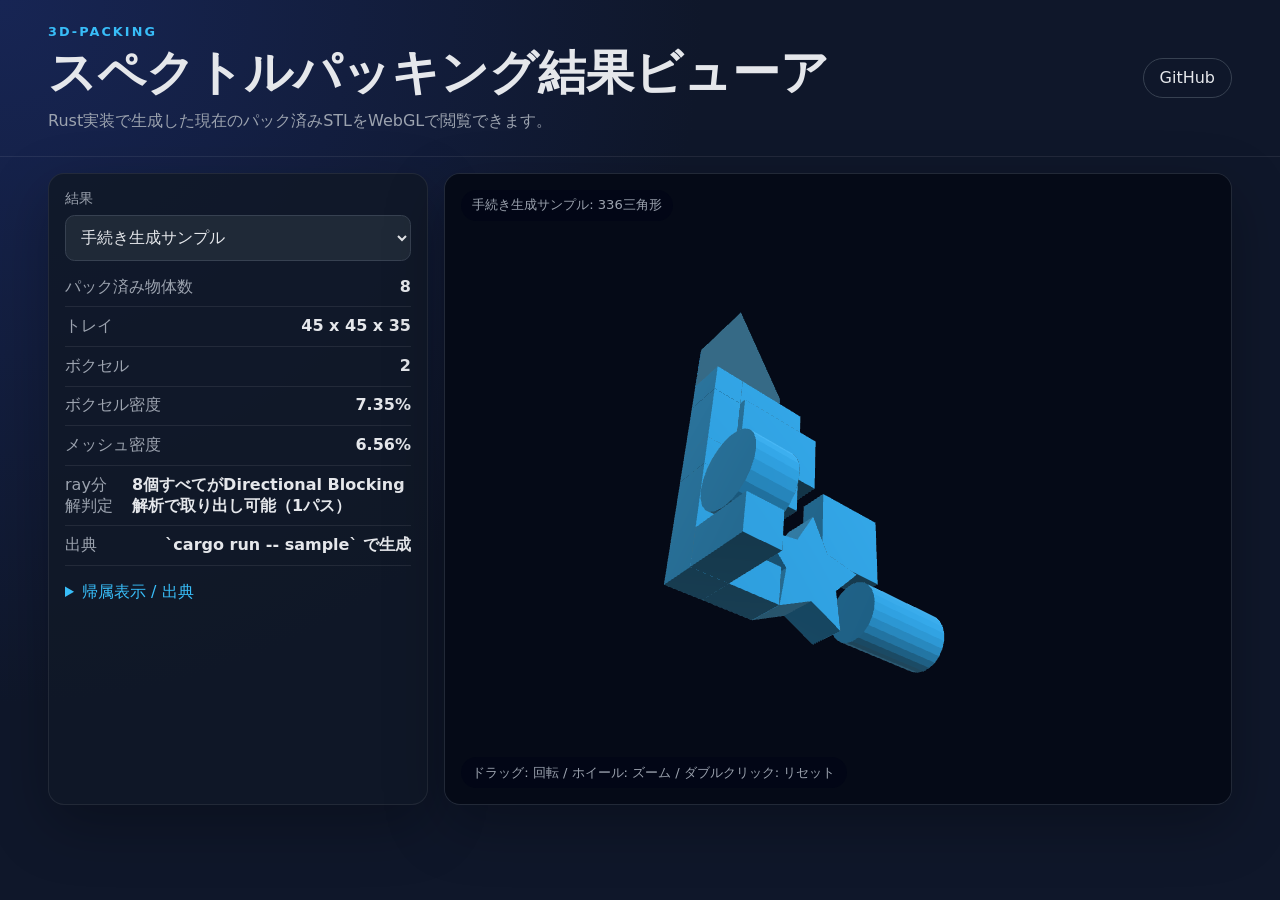
<file: index.html>
<!doctype html>
<html lang="ja">
  <head>
    <meta charset="utf-8">
    <meta name="viewport" content="width=device-width, initial-scale=1">
    <title>スペクトル3Dパッキング結果ビューア</title>
    <link rel="stylesheet" href="styles.css">
  </head>
  <body>
    <header>
      <div>
        <p class="eyebrow">3d-packing</p>
        <h1>スペクトルパッキング結果ビューア</h1>
        <p>
          Rust実装で生成した現在のパック済みSTLをWebGLで閲覧できます。
        </p>
      </div>
      <a class="repo-link" href="https://github.com/tanashou1/3d-packing">GitHub</a>
    </header>

    <main>
      <section class="panel controls">
        <label for="result-select">結果</label>
        <select id="result-select"></select>
        <div id="stats" class="stats"></div>
        <details>
          <summary>帰属表示 / 出典</summary>
          <pre id="attribution">結果を選択すると帰属表示を読み込みます。</pre>
        </details>
      </section>

      <section class="viewer-wrap">
        <canvas id="viewer"></canvas>
        <div id="status" class="status">読み込み中...</div>
        <div class="help">ドラッグ: 回転 / ホイール: ズーム / ダブルクリック: リセット</div>
      </section>
    </main>

    <script src="app.js"></script>
  </body>
</html>
</file>
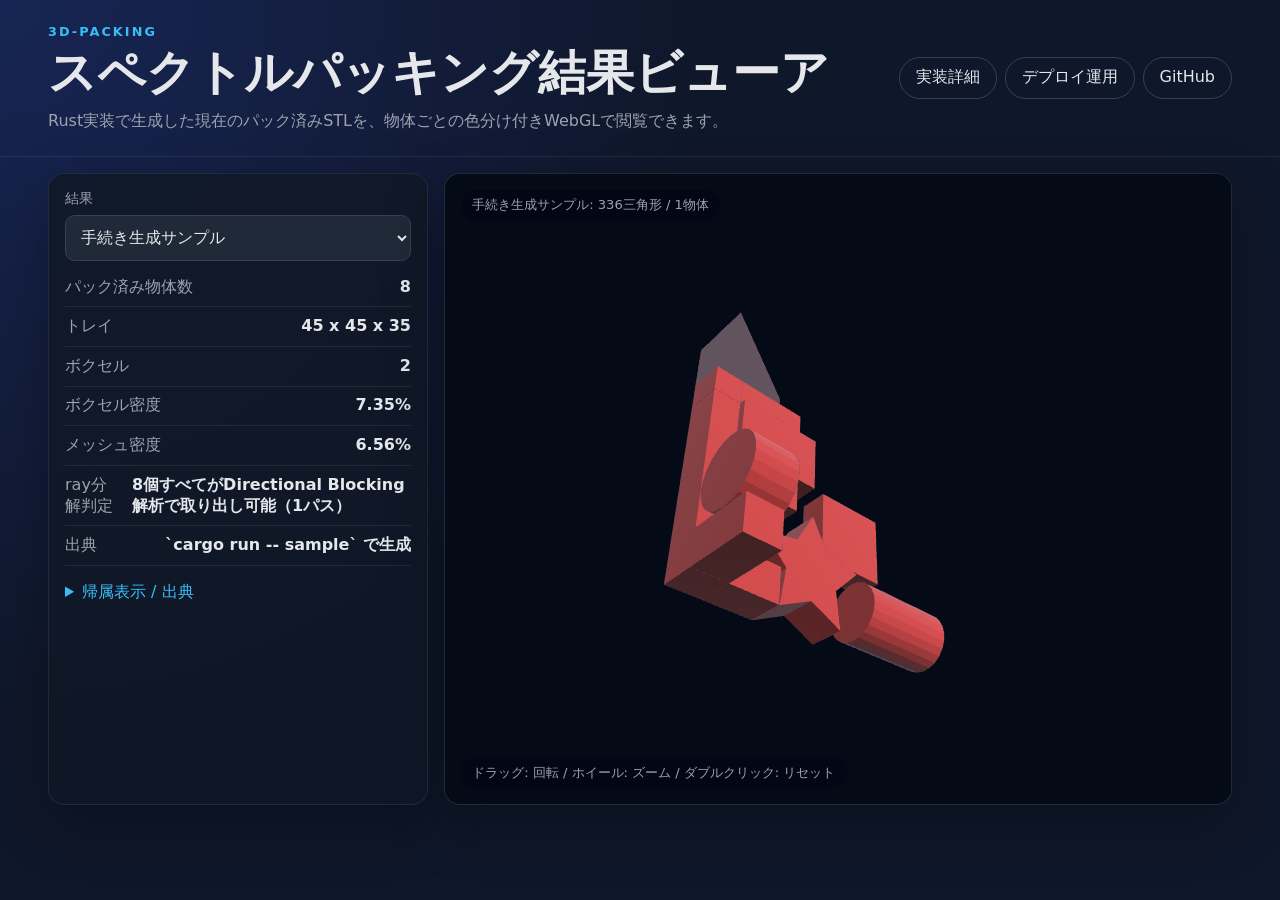
<file: docs/index.html>
<!doctype html>
<html lang="ja">
  <head>
    <meta charset="utf-8">
    <meta name="viewport" content="width=device-width, initial-scale=1">
    <title>スペクトル3Dパッキング結果ビューア</title>
    <link rel="stylesheet" href="styles.css">
  </head>
  <body>
    <header>
      <div>
        <p class="eyebrow">3d-packing</p>
        <h1>スペクトルパッキング結果ビューア</h1>
        <p>
          Rust実装で生成した現在のパック済みSTLを、物体ごとの色分け付きWebGLで閲覧できます。
        </p>
      </div>
      <nav class="header-links" aria-label="関連リンク">
        <a class="pill-link" href="implementation-details.md">実装詳細</a>
        <a class="pill-link" href="deployment.md">デプロイ運用</a>
        <a class="pill-link" href="https://github.com/tanashou1/3d-packing">GitHub</a>
      </nav>
    </header>

    <main>
      <section class="panel controls">
        <label for="result-select">結果</label>
        <select id="result-select"></select>
        <div id="stats" class="stats"></div>
        <details>
          <summary>帰属表示 / 出典</summary>
          <pre id="attribution">結果を選択すると帰属表示を読み込みます。</pre>
        </details>
      </section>

      <section class="viewer-wrap">
        <canvas id="viewer"></canvas>
        <div id="status" class="status">読み込み中...</div>
        <div class="help">ドラッグ: 回転 / ホイール: ズーム / ダブルクリック: リセット</div>
      </section>
    </main>

    <script src="app.js"></script>
  </body>
</html>
</file>
<file: styles.css>
:root {
  color-scheme: dark;
  --bg: #0f172a;
  --panel: #111827;
  --panel-2: #1f2937;
  --text: #e5e7eb;
  --muted: #9ca3af;
  --accent: #38bdf8;
  --line: #374151;
}

* {
  box-sizing: border-box;
}

body {
  margin: 0;
  min-height: 100vh;
  background: radial-gradient(circle at top left, #172554, var(--bg) 45%);
  color: var(--text);
  font-family: Inter, ui-sans-serif, system-ui, -apple-system, BlinkMacSystemFont, "Segoe UI", sans-serif;
}

header {
  display: flex;
  align-items: center;
  justify-content: space-between;
  gap: 1rem;
  padding: 1.5rem clamp(1rem, 4vw, 3rem);
  border-bottom: 1px solid rgba(255, 255, 255, 0.08);
}

h1 {
  margin: 0.1rem 0 0.4rem;
  font-size: clamp(1.6rem, 4vw, 3rem);
}

p {
  margin: 0;
  color: var(--muted);
}

.eyebrow {
  color: var(--accent);
  font-size: 0.8rem;
  font-weight: 700;
  letter-spacing: 0.16em;
  text-transform: uppercase;
}

.repo-link {
  color: var(--text);
  text-decoration: none;
  border: 1px solid var(--line);
  border-radius: 999px;
  padding: 0.6rem 1rem;
}

main {
  display: grid;
  grid-template-columns: minmax(280px, 380px) minmax(0, 1fr);
  gap: 1rem;
  padding: 1rem clamp(1rem, 4vw, 3rem) 2rem;
}

.panel,
.viewer-wrap {
  background: rgba(17, 24, 39, 0.88);
  border: 1px solid rgba(255, 255, 255, 0.08);
  border-radius: 1rem;
  box-shadow: 0 20px 60px rgba(0, 0, 0, 0.28);
}

.controls {
  padding: 1rem;
}

label {
  display: block;
  margin-bottom: 0.45rem;
  color: var(--muted);
  font-size: 0.85rem;
}

select {
  width: 100%;
  border: 1px solid var(--line);
  border-radius: 0.6rem;
  background: var(--panel-2);
  color: var(--text);
  padding: 0.7rem;
  font: inherit;
}

.stats {
  display: grid;
  gap: 0.55rem;
  margin: 1rem 0;
}

.stat {
  display: flex;
  justify-content: space-between;
  gap: 1rem;
  padding-bottom: 0.55rem;
  border-bottom: 1px solid rgba(255, 255, 255, 0.08);
}

.stat span:first-child {
  color: var(--muted);
}

details {
  margin-top: 1rem;
}

summary {
  cursor: pointer;
  color: var(--accent);
}

pre {
  overflow: auto;
  max-height: 40vh;
  margin: 0.75rem 0 0;
  padding: 0.75rem;
  border-radius: 0.6rem;
  background: #020617;
  color: #cbd5e1;
  font-size: 0.78rem;
  white-space: pre-wrap;
}

.viewer-wrap {
  position: relative;
  min-height: 70vh;
  overflow: hidden;
}

canvas {
  display: block;
  width: 100%;
  height: 100%;
  min-height: 70vh;
}

.status,
.help {
  position: absolute;
  left: 1rem;
  padding: 0.4rem 0.7rem;
  border-radius: 999px;
  background: rgba(2, 6, 23, 0.72);
  color: var(--muted);
  font-size: 0.82rem;
  pointer-events: none;
}

.status {
  top: 1rem;
}

.help {
  bottom: 1rem;
}

@media (max-width: 860px) {
  header {
    align-items: flex-start;
    flex-direction: column;
  }

  main {
    grid-template-columns: 1fr;
  }
}
</file>
<file: docs/styles.css>
:root {
  color-scheme: dark;
  --bg: #0f172a;
  --panel: #111827;
  --panel-2: #1f2937;
  --text: #e5e7eb;
  --muted: #9ca3af;
  --accent: #38bdf8;
  --line: #374151;
}

* {
  box-sizing: border-box;
}

body {
  margin: 0;
  min-height: 100vh;
  background: radial-gradient(circle at top left, #172554, var(--bg) 45%);
  color: var(--text);
  font-family: Inter, ui-sans-serif, system-ui, -apple-system, BlinkMacSystemFont, "Segoe UI", sans-serif;
}

header {
  display: flex;
  align-items: center;
  justify-content: space-between;
  gap: 1rem;
  padding: 1.5rem clamp(1rem, 4vw, 3rem);
  border-bottom: 1px solid rgba(255, 255, 255, 0.08);
}

h1 {
  margin: 0.1rem 0 0.4rem;
  font-size: clamp(1.6rem, 4vw, 3rem);
}

p {
  margin: 0;
  color: var(--muted);
}

.eyebrow {
  color: var(--accent);
  font-size: 0.8rem;
  font-weight: 700;
  letter-spacing: 0.16em;
  text-transform: uppercase;
}

.header-links {
  display: flex;
  flex-wrap: wrap;
  justify-content: flex-end;
  gap: 0.5rem;
}

.pill-link {
  color: var(--text);
  text-decoration: none;
  border: 1px solid var(--line);
  border-radius: 999px;
  padding: 0.6rem 1rem;
}

main {
  display: grid;
  grid-template-columns: minmax(280px, 380px) minmax(0, 1fr);
  gap: 1rem;
  padding: 1rem clamp(1rem, 4vw, 3rem) 2rem;
}

.panel,
.viewer-wrap {
  background: rgba(17, 24, 39, 0.88);
  border: 1px solid rgba(255, 255, 255, 0.08);
  border-radius: 1rem;
  box-shadow: 0 20px 60px rgba(0, 0, 0, 0.28);
}

.controls {
  padding: 1rem;
}

label {
  display: block;
  margin-bottom: 0.45rem;
  color: var(--muted);
  font-size: 0.85rem;
}

select {
  width: 100%;
  border: 1px solid var(--line);
  border-radius: 0.6rem;
  background: var(--panel-2);
  color: var(--text);
  padding: 0.7rem;
  font: inherit;
}

.stats {
  display: grid;
  gap: 0.55rem;
  margin: 1rem 0;
}

.stat {
  display: flex;
  justify-content: space-between;
  gap: 1rem;
  padding-bottom: 0.55rem;
  border-bottom: 1px solid rgba(255, 255, 255, 0.08);
}

.stat span:first-child {
  color: var(--muted);
}

details {
  margin-top: 1rem;
}

summary {
  cursor: pointer;
  color: var(--accent);
}

pre {
  overflow: auto;
  max-height: 40vh;
  margin: 0.75rem 0 0;
  padding: 0.75rem;
  border-radius: 0.6rem;
  background: #020617;
  color: #cbd5e1;
  font-size: 0.78rem;
  white-space: pre-wrap;
}

.viewer-wrap {
  position: relative;
  min-height: 70vh;
  overflow: hidden;
}

canvas {
  display: block;
  width: 100%;
  height: 100%;
  min-height: 70vh;
}

.status,
.help {
  position: absolute;
  left: 1rem;
  padding: 0.4rem 0.7rem;
  border-radius: 999px;
  background: rgba(2, 6, 23, 0.72);
  color: var(--muted);
  font-size: 0.82rem;
  pointer-events: none;
}

.status {
  top: 1rem;
}

.help {
  bottom: 1rem;
}

@media (max-width: 860px) {
  header {
    align-items: flex-start;
    flex-direction: column;
  }

  .header-links {
    justify-content: flex-start;
  }

  main {
    grid-template-columns: 1fr;
  }
}
</file>
